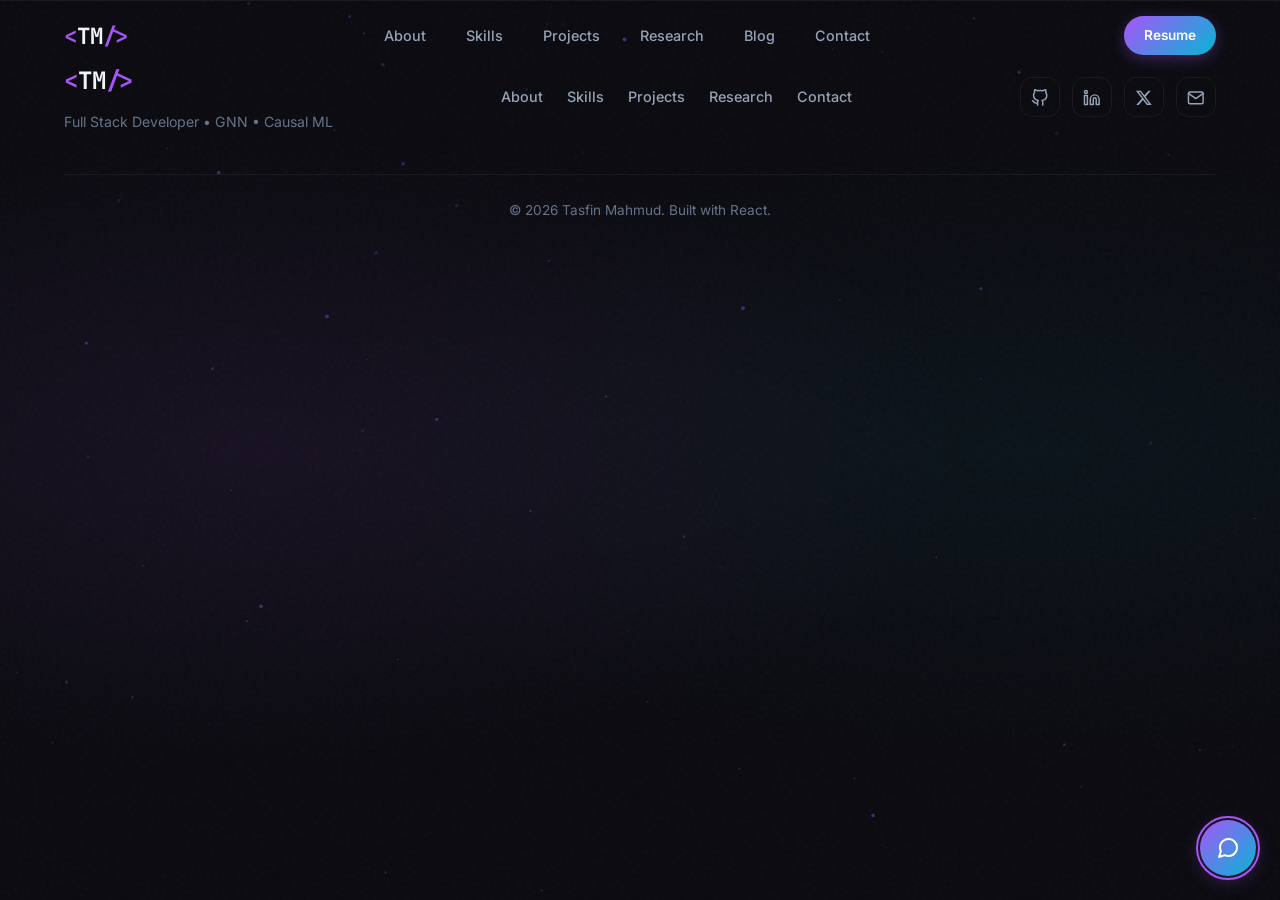
<file: index.html>
<!doctype html>
<html lang="en">
  <head>
    <meta charset="UTF-8" />
    <link rel="icon" type="image/svg+xml" href="/favicon.svg" />
    <meta name="viewport" content="width=device-width, initial-scale=1.0" />

    <!-- Primary SEO -->
    <title>Tasfin Mahmud — CS Researcher | GNN & Causal ML | Open Source Contributor</title>
    <meta name="description" content="Tasfin Mahmud — Computer Science researcher at BRAC University specializing in Graph Neural Networks, Causal Inference, and Causal Reinforcement Learning. Full-stack developer, open-source contributor, and GSoC 2027 aspirant." />
    <meta name="keywords" content="Tasfin Mahmud, Tasfin, Mahmud, computer science, BRAC University, GNN, graph neural networks, causal inference, causal reinforcement learning, machine learning, AI researcher, full stack developer, open source, GSoC 2027, React, Node.js, Python, portfolio" />
    <meta name="author" content="Tasfin Mahmud" />
    <meta name="robots" content="index, follow" />
    <link rel="canonical" href="https://tasfinmahmud.github.io/" />
    <meta name="google-site-verification" content="VASDqZHTrmJi7X" />

    <!-- Open Graph / Facebook -->
    <meta property="og:type" content="website" />
    <meta property="og:url" content="https://tasfinmahmud.github.io/" />
    <meta property="og:title" content="Tasfin Mahmud — CS Researcher | GNN & Causal ML | Open Source Contributor" />
    <meta property="og:description" content="Computer Science researcher at BRAC University specializing in Graph Neural Networks, Causal Inference, and Causal Reinforcement Learning. Full-stack developer and open-source contributor." />
    <meta property="og:image" content="https://tasfinmahmud.github.io/profile.jpg" />
    <meta property="og:image:width" content="1200" />
    <meta property="og:image:height" content="630" />
    <meta property="og:site_name" content="Tasfin Mahmud — Portfolio" />
    <meta property="og:locale" content="en_US" />

    <!-- Twitter Card -->
    <meta name="twitter:card" content="summary_large_image" />
    <meta name="twitter:site" content="@tasfinmahmud1" />
    <meta name="twitter:creator" content="@tasfinmahmud1" />
    <meta name="twitter:title" content="Tasfin Mahmud — CS Researcher | GNN & Causal ML" />
    <meta name="twitter:description" content="CS researcher at BRAC University. GNNs, Causal Inference, Causal RL. Full-stack dev & open-source contributor." />
    <meta name="twitter:image" content="https://tasfinmahmud.github.io/profile.jpg" />

    <!-- JSON-LD Structured Data — Person Schema -->
    <script type="application/ld+json">
    {
      "@context": "https://schema.org",
      "@type": "Person",
      "name": "Tasfin Mahmud",
      "givenName": "Tasfin",
      "familyName": "Mahmud",
      "url": "https://tasfinmahmud.github.io",
      "image": "https://tasfinmahmud.github.io/profile.jpg",
      "jobTitle": "Computer Science Researcher & Full-Stack Developer",
      "description": "Computer Science student and researcher at BRAC University specializing in Graph Neural Networks (GNNs), Causal Inference, and Causal Reinforcement Learning. Active open-source contributor and GSoC 2027 aspirant.",
      "affiliation": {
        "@type": "EducationalOrganization",
        "name": "BRAC University",
        "url": "https://www.bracu.ac.bd"
      },
      "alumniOf": {
        "@type": "EducationalOrganization",
        "name": "BRAC University"
      },
      "knowsAbout": [
        "Graph Neural Networks",
        "Causal Inference",
        "Causal Reinforcement Learning",
        "Machine Learning",
        "Full-Stack Web Development",
        "React",
        "Node.js",
        "Python",
        "Open Source Software"
      ],
      "sameAs": [
        "https://github.com/TasfinMahmud",
        "https://linkedin.com/in/tasfin-mahmud-737a56329",
        "https://x.com/tasfinmahmud1",
        "https://tasfinmahmud.github.io"
      ],
      "email": "mailto:tasfinmahmud1@gmail.com",
      "address": {
        "@type": "PostalAddress",
        "addressLocality": "Dhaka",
        "addressCountry": "BD"
      }
    }
    </script>

    <!-- JSON-LD Structured Data — WebSite Schema -->
    <script type="application/ld+json">
    {
      "@context": "https://schema.org",
      "@type": "WebSite",
      "name": "Tasfin Mahmud — Portfolio",
      "url": "https://tasfinmahmud.github.io",
      "author": {
        "@type": "Person",
        "name": "Tasfin Mahmud"
      },
      "description": "Portfolio of Tasfin Mahmud — CS researcher, full-stack developer, and open-source contributor."
    }
    </script>
    <script type="module" crossorigin src="/assets/index-Ck-0hn95.js"></script>
    <link rel="stylesheet" crossorigin href="/assets/index-PhVnCSny.css">
  </head>
  <body>
    <div id="root"></div>
  </body>
</html>
</file>
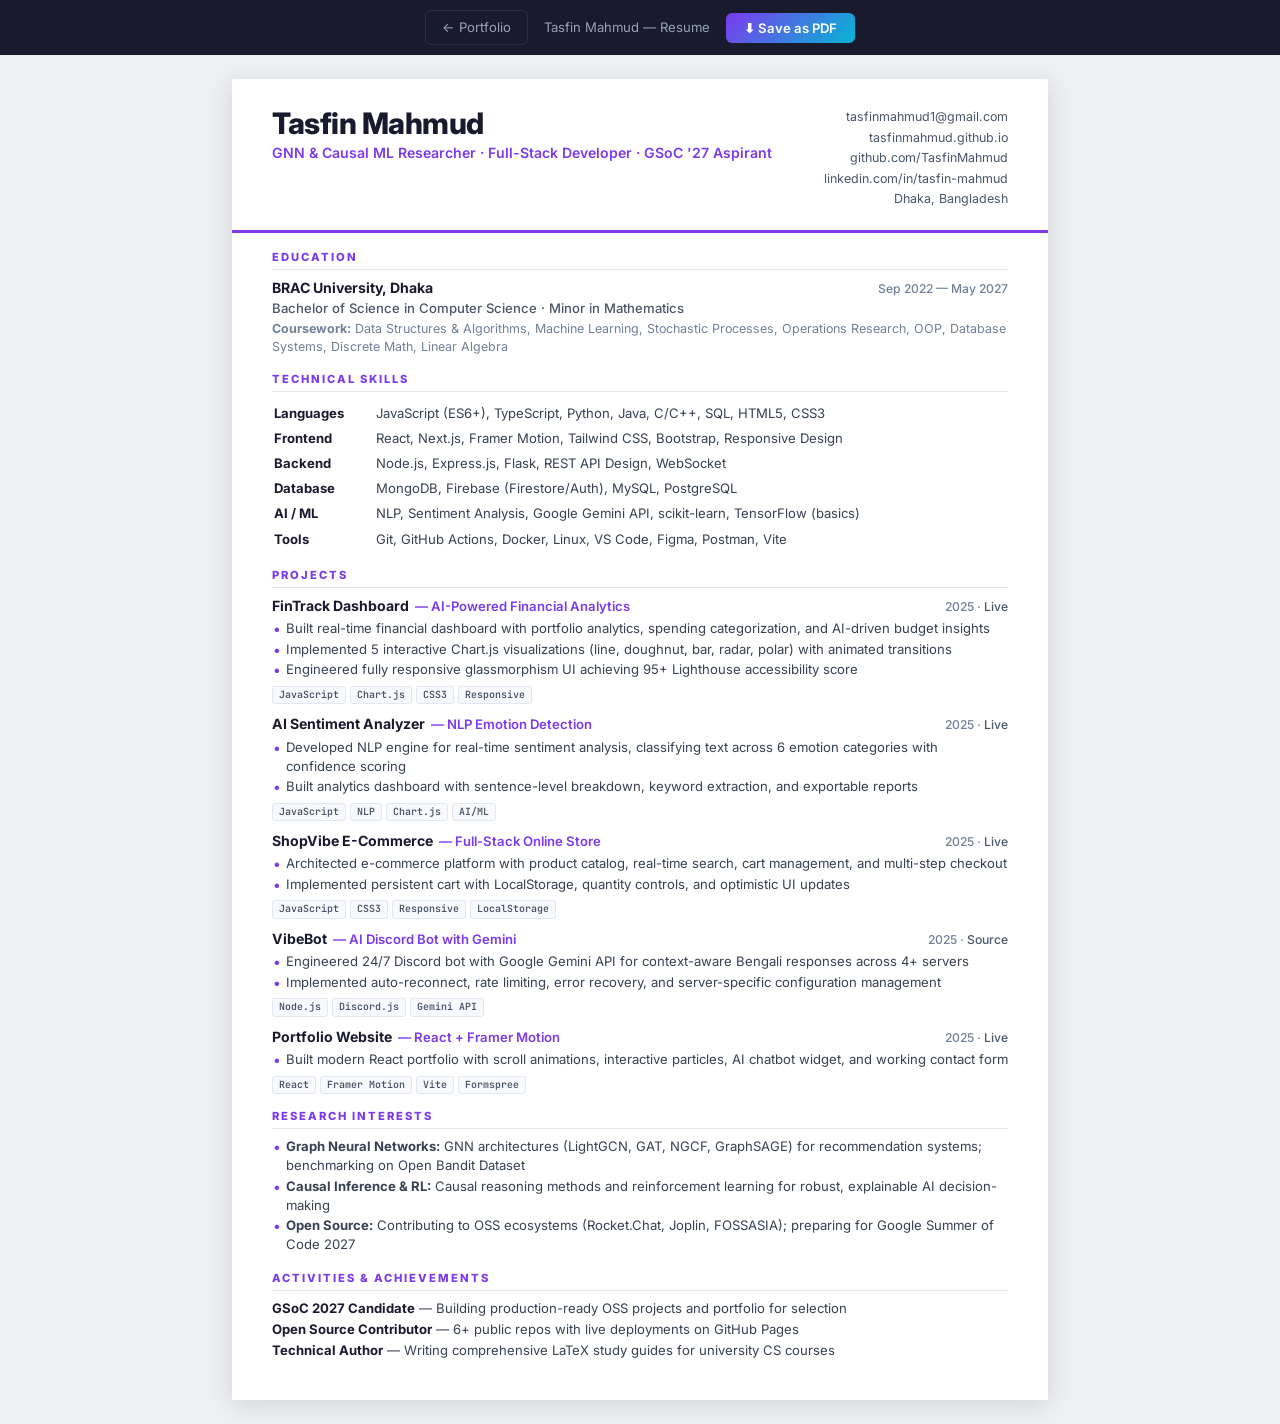
<file: resume.html>
<!DOCTYPE html>
<html lang="en">
<head>
  <meta charset="UTF-8">
  <meta name="viewport" content="width=device-width, initial-scale=1.0">
  <title>Tasfin Mahmud — Resume | CS Researcher & Full-Stack Developer</title>
  <meta name="description" content="Resume of Tasfin Mahmud — Computer Science researcher at BRAC University. Specializing in Graph Neural Networks, Causal Inference, and Reinforcement Learning. Full-stack developer and open-source contributor." />
  <meta name="keywords" content="Tasfin Mahmud, resume, CV, computer science, BRAC University, GNN, graph neural networks, causal inference, reinforcement learning, full stack developer, open source, GSoC 2027" />
  <meta name="author" content="Tasfin Mahmud" />
  <meta name="robots" content="index, follow" />
  <link rel="canonical" href="https://tasfinmahmud.github.io/resume.html" />

  <!-- Open Graph -->
  <meta property="og:type" content="website" />
  <meta property="og:url" content="https://tasfinmahmud.github.io/resume.html" />
  <meta property="og:title" content="Tasfin Mahmud — Resume" />
  <meta property="og:description" content="CS researcher at BRAC University. GNNs, Causal Inference, RL. Full-stack developer & open-source contributor." />
  <meta property="og:image" content="https://tasfinmahmud.github.io/profile.jpg" />

  <!-- Twitter Card -->
  <meta name="twitter:card" content="summary" />
  <meta name="twitter:site" content="@tasfinmahmud1" />
  <meta name="twitter:creator" content="@tasfinmahmud1" />
  <meta name="twitter:title" content="Tasfin Mahmud — Resume" />
  <meta name="twitter:description" content="CS researcher at BRAC University. GNNs, Causal Inference, RL." />

  <!-- JSON-LD Structured Data -->
  <script type="application/ld+json">
  {
    "@context": "https://schema.org",
    "@type": "Person",
    "name": "Tasfin Mahmud",
    "url": "https://tasfinmahmud.github.io",
    "jobTitle": "Computer Science Researcher & Full-Stack Developer",
    "affiliation": { "@type": "EducationalOrganization", "name": "BRAC University" },
    "sameAs": [
      "https://github.com/TasfinMahmud",
      "https://linkedin.com/in/tasfin-mahmud-737a56329",
      "https://x.com/tasfinmahmud1"
    ]
  }
  </script>

  <link href="https://fonts.googleapis.com/css2?family=Inter:wght@400;500;600;700;800&family=JetBrains+Mono:wght@400;500&display=swap" rel="stylesheet">
  <style>
    /* ============ RESET ============ */
    * { margin: 0; padding: 0; box-sizing: border-box; }

    body {
      font-family: 'Inter', sans-serif;
      color: #1a1a2e;
      background: #eef0f4;
      line-height: 1.45;
      -webkit-font-smoothing: antialiased;
    }

    a { color: #4a5568; text-decoration: none; }
    a:hover { color: #7C3AED; }

    /* ============ DOWNLOAD BAR (screen only) ============ */
    .toolbar {
      position: sticky;
      top: 0;
      z-index: 100;
      background: #1a1a2e;
      display: flex;
      justify-content: center;
      align-items: center;
      gap: 16px;
      padding: 10px 24px;
    }

    .toolbar span { color: #94A3B8; font-size: 0.82rem; }

    .toolbar .btn-dl {
      padding: 7px 18px;
      background: linear-gradient(135deg, #7C3AED, #06B6D4);
      color: #fff;
      border: none;
      border-radius: 6px;
      font-weight: 600;
      font-size: 0.82rem;
      cursor: pointer;
      font-family: inherit;
    }

    .toolbar .btn-back {
      color: #94A3B8;
      font-size: 0.82rem;
      border: 1px solid #2d2d44;
      padding: 7px 16px;
      border-radius: 6px;
    }

    .toolbar .btn-back:hover { border-color: #7C3AED; color: #C084FC; }

    /* ============ PAGE CONTAINER ============ */
    .page {
      width: 8.5in;
      min-height: 11in;
      margin: 24px auto;
      background: #fff;
      box-shadow: 0 4px 24px rgba(0,0,0,0.12);
      padding: 0;
      overflow: hidden;
    }

    /* ============ HEADER ============ */
    .header {
      padding: 28px 40px 20px;
      border-bottom: 3px solid #7C3AED;
    }

    .header-top {
      display: flex;
      justify-content: space-between;
      align-items: flex-start;
    }

    .name {
      font-size: 1.85rem;
      font-weight: 800;
      color: #1a1a2e;
      letter-spacing: -0.5px;
      line-height: 1.1;
    }

    .title-line {
      font-size: 0.88rem;
      font-weight: 600;
      color: #7C3AED;
      margin-top: 3px;
    }

    .contact-col {
      text-align: right;
      font-size: 0.78rem;
      color: #4a5568;
      line-height: 1.65;
    }

    .contact-col a { color: #4a5568; }
    .contact-col a:hover { color: #7C3AED; }

    /* ============ BODY ============ */
    .body {
      padding: 16px 40px 24px;
      display: grid;
      grid-template-columns: 1fr;
      gap: 0;
    }

    /* ============ SECTION ============ */
    .sec {
      margin-bottom: 14px;
    }

    .sec-title {
      font-size: 0.7rem;
      font-weight: 800;
      text-transform: uppercase;
      letter-spacing: 2px;
      color: #7C3AED;
      border-bottom: 1.5px solid #e2e8f0;
      padding-bottom: 4px;
      margin-bottom: 8px;
    }

    /* ============ ENTRY (project / experience) ============ */
    .entry { margin-bottom: 10px; }
    .entry:last-child { margin-bottom: 0; }

    .entry-head {
      display: flex;
      justify-content: space-between;
      align-items: baseline;
    }

    .entry-title {
      font-size: 0.88rem;
      font-weight: 700;
      color: #1a1a2e;
    }

    .entry-sub {
      font-weight: 600;
      color: #7C3AED;
      font-size: 0.82rem;
    }

    .entry-date {
      font-size: 0.76rem;
      color: #718096;
      font-weight: 500;
      white-space: nowrap;
    }

    .entry-org {
      font-size: 0.82rem;
      color: #4a5568;
      font-weight: 500;
    }

    ul.bullets {
      list-style: none;
      margin-top: 3px;
    }

    ul.bullets li {
      font-size: 0.82rem;
      color: #374151;
      padding-left: 14px;
      position: relative;
      margin-bottom: 1.5px;
      line-height: 1.45;
    }

    ul.bullets li::before {
      content: '•';
      position: absolute;
      left: 2px;
      color: #7C3AED;
      font-weight: 900;
      font-size: 0.9rem;
      line-height: 1.45;
    }

    .tags {
      display: inline-flex;
      flex-wrap: wrap;
      gap: 4px;
      margin-top: 3px;
    }

    .tag {
      font-family: 'JetBrains Mono', monospace;
      font-size: 0.62rem;
      font-weight: 600;
      padding: 1px 6px;
      border: 1px solid #e2e8f0;
      border-radius: 3px;
      color: #4a5568;
      background: #f8f9fc;
    }

    /* ============ SKILLS GRID ============ */
    .skills-table {
      width: 100%;
    }

    .skills-table td {
      font-size: 0.82rem;
      padding: 2px 0;
      vertical-align: top;
    }

    .skills-table .cat {
      font-weight: 700;
      color: #1a1a2e;
      width: 100px;
      padding-right: 8px;
    }

    .skills-table .vals {
      color: #374151;
    }

    /* ============ EDUCATION ============ */
    .edu-head {
      display: flex;
      justify-content: space-between;
      align-items: baseline;
    }

    .edu-school {
      font-size: 0.88rem;
      font-weight: 700;
    }

    .edu-degree {
      font-size: 0.82rem;
      color: #4a5568;
      font-weight: 500;
    }

    .edu-courses {
      font-size: 0.78rem;
      color: #718096;
      margin-top: 2px;
      line-height: 1.5;
    }

    /* ============ ACTIVITIES ============ */
    .act-item {
      font-size: 0.82rem;
      margin-bottom: 2px;
      color: #374151;
    }

    .act-item strong {
      color: #1a1a2e;
    }

    /* ============ PRINT STYLES ============ */
    @media print {
      html, body {
        background: #fff;
        margin: 0;
        padding: 0;
      }

      .toolbar { display: none !important; }

      .page {
        width: 100%;
        min-height: auto;
        margin: 0;
        box-shadow: none;
        padding: 0;
      }

      .header {
        padding: 24px 36px 18px;
        -webkit-print-color-adjust: exact;
        print-color-adjust: exact;
      }

      .body {
        padding: 14px 36px 20px;
      }

      .sec-title {
        color: #7C3AED !important;
        -webkit-print-color-adjust: exact;
        print-color-adjust: exact;
      }

      ul.bullets li::before {
        color: #7C3AED !important;
        -webkit-print-color-adjust: exact;
        print-color-adjust: exact;
      }

      .title-line {
        color: #7C3AED !important;
        -webkit-print-color-adjust: exact;
        print-color-adjust: exact;
      }

      .entry-sub {
        color: #7C3AED !important;
        -webkit-print-color-adjust: exact;
        print-color-adjust: exact;
      }

      @page {
        margin: 0;
        size: letter;
      }
    }
  </style>
</head>
<body>

  <!-- Toolbar (hidden in print) -->
  <div class="toolbar">
    <a href="/" class="btn-back">← Portfolio</a>
    <span>Tasfin Mahmud — Resume</span>
    <button class="btn-dl" onclick="window.print()">⬇ Save as PDF</button>
  </div>

  <!-- Resume Page -->
  <div class="page">

    <!-- HEADER -->
    <div class="header">
      <div class="header-top">
        <div>
          <div class="name">Tasfin Mahmud</div>
          <div class="title-line">GNN & Causal ML Researcher · Full-Stack Developer · GSoC '27 Aspirant</div>
        </div>
        <div class="contact-col">
          <a href="mailto:tasfinmahmud1@gmail.com">tasfinmahmud1@gmail.com</a><br>
          <a href="https://tasfinmahmud.github.io">tasfinmahmud.github.io</a><br>
          <a href="https://github.com/TasfinMahmud">github.com/TasfinMahmud</a><br>
          <a href="https://linkedin.com/in/tasfin-mahmud-737a56329">linkedin.com/in/tasfin-mahmud</a><br>
          Dhaka, Bangladesh
        </div>
      </div>
    </div>

    <!-- BODY -->
    <div class="body">

      <!-- EDUCATION -->
      <div class="sec">
        <div class="sec-title">Education</div>
        <div class="edu-head">
          <div>
            <div class="edu-school">BRAC University, Dhaka</div>
            <div class="edu-degree">Bachelor of Science in Computer Science · Minor in Mathematics</div>
          </div>
          <div class="entry-date">Sep 2022 — May 2027</div>
        </div>
        <div class="edu-courses"><strong>Coursework:</strong> Data Structures & Algorithms, Machine Learning, Stochastic Processes, Operations Research, OOP, Database Systems, Discrete Math, Linear Algebra</div>
      </div>

      <!-- TECHNICAL SKILLS -->
      <div class="sec">
        <div class="sec-title">Technical Skills</div>
        <table class="skills-table">
          <tr><td class="cat">Languages</td><td class="vals">JavaScript (ES6+), TypeScript, Python, Java, C/C++, SQL, HTML5, CSS3</td></tr>
          <tr><td class="cat">Frontend</td><td class="vals">React, Next.js, Framer Motion, Tailwind CSS, Bootstrap, Responsive Design</td></tr>
          <tr><td class="cat">Backend</td><td class="vals">Node.js, Express.js, Flask, REST API Design, WebSocket</td></tr>
          <tr><td class="cat">Database</td><td class="vals">MongoDB, Firebase (Firestore/Auth), MySQL, PostgreSQL</td></tr>
          <tr><td class="cat">AI / ML</td><td class="vals">NLP, Sentiment Analysis, Google Gemini API, scikit-learn, TensorFlow (basics)</td></tr>
          <tr><td class="cat">Tools</td><td class="vals">Git, GitHub Actions, Docker, Linux, VS Code, Figma, Postman, Vite</td></tr>
        </table>
      </div>

      <!-- PROJECTS -->
      <div class="sec">
        <div class="sec-title">Projects</div>

        <div class="entry">
          <div class="entry-head">
            <div class="entry-title">FinTrack Dashboard &nbsp;<span class="entry-sub">— AI-Powered Financial Analytics</span></div>
            <span class="entry-date">2025 · <a href="https://tasfinmahmud.github.io/fintrack-dashboard/">Live</a></span>
          </div>
          <ul class="bullets">
            <li>Built real-time financial dashboard with portfolio analytics, spending categorization, and AI-driven budget insights</li>
            <li>Implemented 5 interactive Chart.js visualizations (line, doughnut, bar, radar, polar) with animated transitions</li>
            <li>Engineered fully responsive glassmorphism UI achieving 95+ Lighthouse accessibility score</li>
          </ul>
          <div class="tags"><span class="tag">JavaScript</span><span class="tag">Chart.js</span><span class="tag">CSS3</span><span class="tag">Responsive</span></div>
        </div>

        <div class="entry">
          <div class="entry-head">
            <div class="entry-title">AI Sentiment Analyzer &nbsp;<span class="entry-sub">— NLP Emotion Detection</span></div>
            <span class="entry-date">2025 · <a href="https://tasfinmahmud.github.io/ai-sentiment-analyzer/">Live</a></span>
          </div>
          <ul class="bullets">
            <li>Developed NLP engine for real-time sentiment analysis, classifying text across 6 emotion categories with confidence scoring</li>
            <li>Built analytics dashboard with sentence-level breakdown, keyword extraction, and exportable reports</li>
          </ul>
          <div class="tags"><span class="tag">JavaScript</span><span class="tag">NLP</span><span class="tag">Chart.js</span><span class="tag">AI/ML</span></div>
        </div>

        <div class="entry">
          <div class="entry-head">
            <div class="entry-title">ShopVibe E-Commerce &nbsp;<span class="entry-sub">— Full-Stack Online Store</span></div>
            <span class="entry-date">2025 · <a href="https://tasfinmahmud.github.io/ecommerce-platform/">Live</a></span>
          </div>
          <ul class="bullets">
            <li>Architected e-commerce platform with product catalog, real-time search, cart management, and multi-step checkout</li>
            <li>Implemented persistent cart with LocalStorage, quantity controls, and optimistic UI updates</li>
          </ul>
          <div class="tags"><span class="tag">JavaScript</span><span class="tag">CSS3</span><span class="tag">Responsive</span><span class="tag">LocalStorage</span></div>
        </div>

        <div class="entry">
          <div class="entry-head">
            <div class="entry-title">VibeBot &nbsp;<span class="entry-sub">— AI Discord Bot with Gemini</span></div>
            <span class="entry-date">2025 · <a href="https://github.com/TasfinMahmud/vibebot">Source</a></span>
          </div>
          <ul class="bullets">
            <li>Engineered 24/7 Discord bot with Google Gemini API for context-aware Bengali responses across 4+ servers</li>
            <li>Implemented auto-reconnect, rate limiting, error recovery, and server-specific configuration management</li>
          </ul>
          <div class="tags"><span class="tag">Node.js</span><span class="tag">Discord.js</span><span class="tag">Gemini API</span></div>
        </div>

        <div class="entry">
          <div class="entry-head">
            <div class="entry-title">Portfolio Website &nbsp;<span class="entry-sub">— React + Framer Motion</span></div>
            <span class="entry-date">2025 · <a href="https://tasfinmahmud.github.io">Live</a></span>
          </div>
          <ul class="bullets">
            <li>Built modern React portfolio with scroll animations, interactive particles, AI chatbot widget, and working contact form</li>
          </ul>
          <div class="tags"><span class="tag">React</span><span class="tag">Framer Motion</span><span class="tag">Vite</span><span class="tag">Formspree</span></div>
        </div>
      </div>

      <!-- RESEARCH INTERESTS -->
      <div class="sec">
        <div class="sec-title">Research Interests</div>
        <ul class="bullets">
          <li><strong>Graph Neural Networks:</strong> GNN architectures (LightGCN, GAT, NGCF, GraphSAGE) for recommendation systems; benchmarking on Open Bandit Dataset</li>
          <li><strong>Causal Inference & RL:</strong> Causal reasoning methods and reinforcement learning for robust, explainable AI decision-making</li>
          <li><strong>Open Source:</strong> Contributing to OSS ecosystems (Rocket.Chat, Joplin, FOSSASIA); preparing for Google Summer of Code 2027</li>
        </ul>
      </div>

      <!-- ACTIVITIES -->
      <div class="sec">
        <div class="sec-title">Activities & Achievements</div>
        <div class="act-item"><strong>GSoC 2027 Candidate</strong> — Building production-ready OSS projects and portfolio for selection</div>
        <div class="act-item"><strong>Open Source Contributor</strong> — 6+ public repos with live deployments on GitHub Pages</div>
        <div class="act-item"><strong>Technical Author</strong> — Writing comprehensive LaTeX study guides for university CS courses</div>
      </div>

    </div>
  </div>

</body>
</html>
</file>
<file: assets/index-PhVnCSny.css>
@import "https://fonts.googleapis.com/css2?family=Inter:wght@300;400;500;600;700;800;900&family=JetBrains+Mono:wght@400;500;600&display=swap";:root{--primary:#a855f7;--primary-light:#c084fc;--primary-dark:#7c3aed;--primary-glow:#a855f74d;--accent:#06b6d4;--accent-light:#22d3ee;--accent-glow:#06b6d44d;--bg-primary:#0a0a0f;--bg-secondary:#111118;--bg-card:#111118cc;--bg-card-hover:#191923e6;--bg-glass:#ffffff08;--text-primary:#f1f5f9;--text-secondary:#94a3b8;--text-muted:#64748b;--border:#ffffff0f;--border-hover:#a855f74d;--gradient-primary:linear-gradient(135deg, #a855f7, #06b6d4);--gradient-dark:linear-gradient(135deg, #7c3aed, #0891b2);--gradient-bg:radial-gradient(ellipse at 20% 50%, #a855f714 0%, transparent 50%), radial-gradient(ellipse at 80% 50%, #06b6d40d 0%, transparent 50%);--max-width:1200px;--nav-height:70px;--section-padding:100px 0;--transition-fast:.2s cubic-bezier(.4, 0, .2, 1);--transition-base:.3s cubic-bezier(.4, 0, .2, 1);--transition-slow:.5s cubic-bezier(.4, 0, .2, 1);--shadow-sm:0 2px 8px #0000004d;--shadow-md:0 4px 16px #0006;--shadow-lg:0 8px 32px #00000080;--shadow-glow:0 0 30px var(--primary-glow);--radius-sm:8px;--radius-md:12px;--radius-lg:16px;--radius-xl:24px;--radius-full:9999px}*,:before,:after{box-sizing:border-box;margin:0;padding:0}html{scroll-behavior:smooth;scroll-padding-top:var(--nav-height)}body{background:var(--bg-primary);color:var(--text-primary);-webkit-font-smoothing:antialiased;-moz-osx-font-smoothing:grayscale;font-family:Inter,-apple-system,BlinkMacSystemFont,sans-serif;line-height:1.7;overflow-x:hidden}body:before{content:"";background:var(--gradient-bg);pointer-events:none;z-index:0;position:fixed;inset:0}body:after{content:"";pointer-events:none;z-index:0;background-image:url("data:image/svg+xml,%3Csvg viewBox='0 0 256 256' xmlns='http://www.w3.org/2000/svg'%3E%3Cfilter id='n'%3E%3CfeTurbulence type='fractalNoise' baseFrequency='0.9' numOctaves='4' stitchTiles='stitch'/%3E%3C/filter%3E%3Crect width='100%25' height='100%25' filter='url(%23n)' opacity='0.03'/%3E%3C/svg%3E");position:fixed;inset:0}::selection{background:var(--primary);color:#fff}::-webkit-scrollbar{width:6px}::-webkit-scrollbar-track{background:var(--bg-primary)}::-webkit-scrollbar-thumb{background:var(--primary-dark);border-radius:var(--radius-full)}::-webkit-scrollbar-thumb:hover{background:var(--primary)}h1,h2,h3,h4,h5,h6{font-weight:700;line-height:1.2}a{color:inherit;text-decoration:none}img{max-width:100%;height:auto}.container{max-width:var(--max-width);z-index:1;margin:0 auto;padding:0 24px;position:relative}.section{padding:var(--section-padding);position:relative}.section+.section:before{content:"";background:var(--gradient-primary);opacity:.4;width:60px;height:1px;position:absolute;top:0;left:50%;transform:translate(-50%)}.section-header{text-align:center;margin-bottom:60px}.section-label{color:var(--primary-light);text-transform:uppercase;letter-spacing:3px;align-items:center;gap:8px;margin-bottom:16px;font-family:JetBrains Mono,monospace;font-size:.85rem;font-weight:500;display:inline-flex}.section-label:before,.section-label:after{content:"";background:var(--gradient-primary);width:30px;height:1px}.section-title{background:var(--gradient-primary);-webkit-text-fill-color:transparent;-webkit-background-clip:text;background-clip:text;margin-bottom:16px;font-size:clamp(2rem,4vw,2.8rem);font-weight:800}.section-subtitle{color:var(--text-secondary);max-width:600px;margin:0 auto;font-size:1.05rem}.gradient-text{background:var(--gradient-primary);-webkit-text-fill-color:transparent;-webkit-background-clip:text;background-clip:text}.glass-card{background:var(--bg-card);border:1px solid var(--border);border-radius:var(--radius-lg);-webkit-backdrop-filter:blur(10px);backdrop-filter:blur(10px);transition:all var(--transition-base)}.glass-card:hover{border-color:var(--border-hover);background:var(--bg-card-hover);box-shadow:var(--shadow-glow);transform:translateY(-4px)}.btn{border-radius:var(--radius-full);cursor:pointer;transition:all var(--transition-base);border:none;align-items:center;gap:8px;padding:12px 28px;font-family:inherit;font-size:.95rem;font-weight:600;display:inline-flex}.btn-primary{background:var(--gradient-primary);color:#fff;box-shadow:0 4px 15px var(--primary-glow)}.btn-primary:hover{box-shadow:0 6px 25px var(--primary-glow);transform:translateY(-2px)}.btn-outline{color:var(--text-primary);border:1px solid var(--border);background:0 0}.btn-outline:hover{border-color:var(--primary);color:var(--primary-light);box-shadow:0 0 15px var(--primary-glow)}.tag{color:var(--primary-light);border-radius:var(--radius-full);background:#a855f71a;border:1px solid #a855f726;padding:4px 12px;font-size:.75rem;font-weight:500;display:inline-block}.scroll-progress{background:var(--gradient-primary);z-index:10000;height:3px;transition:none;position:fixed;top:0;left:0}@media (width<=768px){.section{padding:60px 0}.section-header{margin-bottom:40px}.container{padding:0 16px}}.navbar{z-index:1000;transition:all var(--transition-base);padding:16px 0;position:fixed;top:0;left:0;right:0}.navbar.scrolled{-webkit-backdrop-filter:blur(20px);backdrop-filter:blur(20px);border-bottom:1px solid var(--border);background:#0a0a0fd9;padding:10px 0}.nav-container{max-width:var(--max-width);justify-content:space-between;align-items:center;margin:0 auto;padding:0 24px;display:flex}.nav-logo{color:var(--text-primary);transition:color var(--transition-fast);font-family:JetBrains Mono,monospace;font-size:1.4rem;font-weight:700}.logo-bracket{color:var(--primary)}.nav-links{gap:8px;list-style:none;display:flex}.nav-link{color:var(--text-secondary);border-radius:var(--radius-full);transition:all var(--transition-fast);padding:8px 16px;font-size:.9rem;font-weight:500;position:relative}.nav-link:hover,.nav-link.active{color:var(--text-primary)}.nav-link.active:after{content:"";background:var(--gradient-primary);border-radius:var(--radius-full);width:20px;height:2px;position:absolute;bottom:2px;left:50%;transform:translate(-50%)}.nav-cta{padding:8px 20px;font-size:.85rem}.nav-toggle{cursor:pointer;background:0 0;border:none;flex-direction:column;gap:5px;padding:4px;display:none}.nav-toggle span{background:var(--text-primary);width:24px;height:2px;transition:all var(--transition-base);border-radius:2px}.nav-toggle.open span:first-child{transform:rotate(45deg)translate(5px,5px)}.nav-toggle.open span:nth-child(2){opacity:0}.nav-toggle.open span:nth-child(3){transform:rotate(-45deg)translate(5px,-5px)}.mobile-menu{-webkit-backdrop-filter:blur(20px);backdrop-filter:blur(20px);border-bottom:1px solid var(--border);background:#0a0a0ff2;flex-direction:column;gap:4px;padding:16px 24px;display:flex;position:absolute;top:100%;left:0;right:0}.mobile-link{color:var(--text-secondary);border-radius:var(--radius-md);transition:all var(--transition-fast);padding:12px 16px;font-size:1rem;font-weight:500}.mobile-link:hover{color:var(--text-primary);background:#a855f71a}@media (width<=768px){.desktop-nav{display:none}.nav-toggle{display:flex}}.footer{border-top:1px solid var(--border);z-index:1;padding:60px 0 30px;position:relative}.footer-content{flex-wrap:wrap;justify-content:space-between;align-items:center;gap:24px;margin-bottom:40px;display:flex}.footer-logo{font-family:JetBrains Mono,monospace;font-size:1.5rem;font-weight:700}.footer-tagline{color:var(--text-muted);margin-top:8px;font-size:.88rem}.footer-links{gap:24px;display:flex}.footer-links a{color:var(--text-secondary);transition:color var(--transition-fast);font-size:.9rem;font-weight:500}.footer-links a:hover{color:var(--primary-light)}.footer-socials{gap:12px;display:flex}.footer-socials a{border-radius:var(--radius-md);border:1px solid var(--border);width:40px;height:40px;color:var(--text-secondary);transition:all var(--transition-base);justify-content:center;align-items:center;font-size:1.1rem;display:flex}.footer-socials a:hover{border-color:var(--primary);color:var(--primary-light);background:#a855f71a}.footer-bottom{text-align:center;border-top:1px solid var(--border);padding-top:24px}.footer-bottom p{color:var(--text-muted);justify-content:center;align-items:center;gap:4px;font-size:.85rem;display:flex}@media (width<=768px){.footer-content{text-align:center;flex-direction:column}.footer-links{flex-wrap:wrap;justify-content:center}}.chatbot-toggle{background:var(--gradient-primary);color:#fff;cursor:pointer;z-index:2000;width:56px;height:56px;box-shadow:0 4px 20px var(--primary-glow);border:none;border-radius:50%;justify-content:center;align-items:center;font-size:1.5rem;display:flex;position:fixed;bottom:24px;right:24px}.chatbot-pulse{border:2px solid var(--primary);border-radius:50%;animation:2s infinite chatbot-ping;position:absolute;inset:-4px}@keyframes chatbot-ping{0%{opacity:.6;transform:scale(1)}to{opacity:0;transform:scale(1.4)}}.chatbot-window{z-index:2000;flex-direction:column;width:380px;max-height:520px;display:flex;position:fixed;bottom:92px;right:24px;overflow:hidden}.chatbot-header{border-bottom:1px solid var(--border);align-items:center;gap:12px;padding:16px 20px;display:flex}.chatbot-avatar{background:var(--gradient-primary);color:#fff;letter-spacing:-.5px;border-radius:50%;justify-content:center;align-items:center;width:40px;height:40px;font-family:JetBrains Mono,monospace;font-size:.75rem;font-weight:700;display:flex}.chatbot-header h4{font-size:.95rem;font-weight:600}.chatbot-status{color:var(--text-muted);align-items:center;gap:6px;font-size:.75rem;display:flex}.status-dot{background:#10b981;border-radius:50%;width:6px;height:6px}.chatbot-messages{flex-direction:column;flex:1;gap:10px;max-height:300px;padding:16px;display:flex;overflow-y:auto}.chat-msg{border-radius:var(--radius-md);word-wrap:break-word;max-width:85%;padding:10px 14px;font-size:.85rem;line-height:1.6}.chat-msg.bot{color:var(--text-primary);background:#a855f71a;border:1px solid #a855f71a;align-self:flex-start}.chat-msg.user{background:var(--gradient-primary);color:#fff;align-self:flex-end}.typing-indicator{gap:4px;padding:12px 16px;display:flex}.typing-indicator .dot{background:var(--primary-light);border-radius:50%;width:6px;height:6px;animation:1.4s infinite typing-bounce}.typing-indicator .dot:nth-child(2){animation-delay:.2s}.typing-indicator .dot:nth-child(3){animation-delay:.4s}@keyframes typing-bounce{0%,60%,to{transform:translateY(0)}30%{transform:translateY(-6px)}}.chatbot-suggestions{border-top:1px solid var(--border);gap:6px;padding:8px 16px;display:flex;overflow-x:auto}.suggestion-chip{border-radius:var(--radius-full);color:var(--primary-light);cursor:pointer;white-space:nowrap;transition:all var(--transition-fast);background:#a855f714;border:1px solid #a855f726;padding:5px 12px;font-family:inherit;font-size:.75rem;font-weight:500}.suggestion-chip:hover{background:#a855f733}.chatbot-input{border-top:1px solid var(--border);gap:8px;padding:12px 16px;display:flex}.chatbot-input input{border:1px solid var(--border);border-radius:var(--radius-full);color:var(--text-primary);background:#ffffff08;outline:none;flex:1;padding:10px 16px;font-family:inherit;font-size:.85rem}.chatbot-input input:focus{border-color:var(--primary)}.chatbot-input button{background:var(--gradient-primary);color:#fff;cursor:pointer;width:40px;height:40px;transition:transform var(--transition-fast);border:none;border-radius:50%;justify-content:center;align-items:center;display:flex}.chatbot-input button:hover{transform:scale(1.05)}@media (width<=480px){.chatbot-window{width:calc(100vw - 32px);bottom:80px;right:16px}}.loader-overlay{background:var(--bg-primary);z-index:100000;justify-content:center;align-items:center;display:flex;position:fixed;inset:0}.loader-content{flex-direction:column;align-items:center;gap:24px;display:flex}.loader-logo{color:var(--text-primary);letter-spacing:-1px;font-family:JetBrains Mono,monospace;font-size:2.4rem;font-weight:700}.loader-bracket{color:var(--primary)}.loader-bar-track{background:#ffffff0f;border-radius:999px;width:120px;height:3px;overflow:hidden}.loader-bar-fill{background:var(--gradient-primary);border-radius:999px;height:100%}.cursor-dot{pointer-events:none;z-index:99999;mix-blend-mode:difference;background:#fff;border-radius:50%;width:8px;height:8px;transition:background .2s,box-shadow .2s;position:fixed;top:0;left:0;box-shadow:0 0 6px #ffffff4d}.cursor-dot.hovering{background:var(--primary-light,#a855f7);mix-blend-mode:normal;box-shadow:0 0 12px #a855f780,0 0 24px #a855f733}.cursor-dot.clicking{background:var(--primary-light,#a855f7)}@media (pointer:fine){*{cursor:none!important}}.hero{min-height:100vh;padding-top:var(--nav-height);justify-content:center;align-items:center;display:flex;position:relative;overflow:hidden}.hero-shapes{pointer-events:none;z-index:0;position:absolute;inset:0}.shape{opacity:.07;border-radius:50%;position:absolute}.shape-1{background:var(--primary);filter:blur(80px);width:400px;height:400px;top:10%;right:-5%}.shape-2{background:var(--accent);filter:blur(60px);width:300px;height:300px;bottom:10%;left:-5%}.shape-3{border:2px solid var(--primary);opacity:.15;border-radius:var(--radius-md);width:60px;height:60px;top:20%;left:15%}.shape-4{background:var(--accent);opacity:.1;clip-path:polygon(50% 0%,0% 100%,100% 100%);border-radius:0;width:40px;height:40px;bottom:25%;right:20%}.shape-5{border:2px solid var(--accent);opacity:.1;width:80px;height:80px;top:60%;right:10%}.hero-container{width:100%}.hero-content{grid-template-columns:1fr 1fr;align-items:center;gap:60px;display:grid}.hero-greeting{color:var(--text-secondary);align-items:center;gap:10px;margin-bottom:12px;font-size:1.1rem;display:flex}.hero-name{margin-bottom:20px;font-size:clamp(2.8rem,5vw,4.2rem);font-weight:900;line-height:1.1}.hero-role{border-radius:var(--radius-md);border-left:3px solid var(--primary);background:#a855f70f;align-items:center;gap:10px;width:fit-content;margin-bottom:20px;padding:10px 16px;font-family:JetBrains Mono,monospace;font-size:1.05rem;display:flex}.role-prefix{color:var(--primary);font-weight:700}.role-text{color:var(--accent-light)}.cursor-blink{color:var(--primary);animation:1s infinite blink}@keyframes blink{0%,50%{opacity:1}51%,to{opacity:0}}.hero-description{color:var(--text-secondary);max-width:500px;margin-bottom:32px;font-size:1.05rem;line-height:1.8}.hero-description strong{color:var(--text-primary)}.hero-cta{flex-wrap:wrap;gap:16px;margin-bottom:36px;display:flex}.hero-socials{gap:12px;display:flex}.social-icon{border-radius:var(--radius-md);border:1px solid var(--border);width:42px;height:42px;color:var(--text-secondary);transition:all var(--transition-base);justify-content:center;align-items:center;font-size:1.1rem;display:flex}.social-icon:hover{border-color:var(--primary);color:var(--primary-light);box-shadow:0 4px 15px var(--primary-glow);background:#a855f71a;transform:translateY(-3px)}.hero-image{justify-content:center;align-items:center;display:flex;position:relative}.image-wrapper{width:320px;height:320px;position:relative}.profile-photo{object-fit:cover;z-index:2;background-origin:border-box;background-clip:content-box,border-box;background-image:linear-gradient(var(--bg-primary), var(--bg-primary)), var(--gradient-primary);border:3px solid #0000;border-radius:50%;width:100%;height:100%;position:relative}.image-ring{border:1px solid var(--primary);opacity:.2;border-radius:50%;animation:3s infinite pulse-ring;position:absolute;inset:-12px}.ring-2{border-color:var(--accent);opacity:.1;animation-delay:1.5s;inset:-24px}@keyframes pulse-ring{0%,to{opacity:.2;transform:scale(1)}50%{opacity:.1;transform:scale(1.05)}}.image-badge{z-index:3;background:var(--bg-secondary);border:1px solid var(--border);border-radius:var(--radius-full);color:var(--text-primary);box-shadow:var(--shadow-md);align-items:center;gap:6px;padding:8px 14px;font-size:.8rem;font-weight:600;display:flex;position:absolute;bottom:16px;right:-8px}.badge-dot{background:#10b981;border-radius:50%;width:8px;height:8px;animation:2s infinite pulse-dot}@keyframes pulse-dot{0%,to{box-shadow:0 0 #10b98166}50%{box-shadow:0 0 0 6px #10b98100}}.scroll-indicator{color:var(--text-muted);flex-direction:column;align-items:center;gap:8px;font-size:.8rem;display:flex;position:absolute;bottom:40px;left:50%;transform:translate(-50%)}.scroll-arrow{color:var(--primary);font-size:1.2rem}@media (width<=768px){.hero-content{text-align:center;grid-template-columns:1fr;gap:40px}.hero-image{order:-1}.image-wrapper{width:240px;height:240px}.hero-role{margin:0 auto 20px}.hero-description{margin:0 auto 32px}.hero-cta,.hero-socials{justify-content:center}.scroll-indicator{display:none}}.about-grid{grid-template-columns:1fr 1fr;align-items:start;gap:60px;display:grid}.about-text p{color:var(--text-secondary);margin-bottom:16px;font-size:1rem;line-height:1.8}.about-text strong{color:var(--text-primary)}.about-text em{color:var(--primary-light);font-style:normal;font-weight:600}.about-stats{border-top:1px solid var(--border);grid-template-columns:repeat(4,1fr);gap:16px;margin-top:32px;padding-top:32px;display:grid}.stat{text-align:center}.stat-number{background:var(--gradient-primary);-webkit-text-fill-color:transparent;-webkit-background-clip:text;background-clip:text;font-size:1.8rem;font-weight:800;display:block}.stat-label{color:var(--text-muted);font-size:.78rem;font-weight:500}.about-highlights{flex-direction:column;gap:16px;display:flex}.highlight-card{align-items:flex-start;gap:16px;padding:20px;display:flex}.highlight-icon{border-radius:var(--radius-md);width:44px;min-width:44px;height:44px;color:var(--primary-light);background:#a855f71a;justify-content:center;align-items:center;font-size:1.2rem;display:flex}.highlight-title{color:var(--text-primary);margin-bottom:4px;font-size:1rem;font-weight:600}.highlight-desc{color:var(--text-secondary);font-size:.88rem;line-height:1.6}@media (width<=768px){.about-grid{grid-template-columns:1fr;gap:40px}.about-stats{grid-template-columns:repeat(2,1fr)}}.skill-filters{flex-wrap:wrap;justify-content:center;gap:8px;margin-bottom:40px;display:flex}.filter-btn{background:var(--bg-glass);border:1px solid var(--border);border-radius:var(--radius-full);color:var(--text-secondary);cursor:pointer;transition:all var(--transition-base);padding:8px 20px;font-family:inherit;font-size:.88rem;font-weight:500}.filter-btn:hover{border-color:var(--primary);color:var(--primary-light)}.filter-btn.active{background:var(--gradient-primary);color:#fff;box-shadow:0 4px 15px var(--primary-glow);border-color:#0000}.skills-grid{grid-template-columns:repeat(auto-fill,minmax(140px,1fr));gap:16px;display:grid}.skill-card{text-align:center;cursor:default;padding:20px 16px}.skill-emoji{background:var(--gradient-primary);color:#fff;letter-spacing:-.5px;border-radius:10px;justify-content:center;align-items:center;width:42px;height:42px;margin:0 auto 10px;font-family:JetBrains Mono,monospace;font-size:.85rem;font-weight:700;display:flex}.skill-name{color:var(--text-primary);margin-bottom:10px;font-size:.88rem;font-weight:600}.skill-bar-track{border-radius:var(--radius-full);background:#ffffff0f;width:100%;height:4px;margin-bottom:6px;overflow:hidden}.skill-bar-fill{background:var(--gradient-primary);border-radius:var(--radius-full);height:100%}.skill-level{color:var(--text-muted);font-family:JetBrains Mono,monospace;font-size:.72rem;font-weight:500}@media (width<=768px){.skills-grid{grid-template-columns:repeat(auto-fill,minmax(120px,1fr));gap:12px}}.projects-grid{grid-template-columns:repeat(auto-fill,minmax(350px,1fr));gap:24px;display:grid}.project-card{flex-direction:column;display:flex;overflow:hidden}.project-image{background:var(--bg-secondary);height:200px;position:relative;overflow:hidden}.project-image img{object-fit:cover;width:100%;height:100%;transition:transform var(--transition-slow)}.project-card:hover .project-image img{transform:scale(1.05)}.project-placeholder{background:linear-gradient(135deg,#a855f71a,#06b6d41a);justify-content:center;align-items:center;width:100%;height:100%;display:flex}.project-placeholder span{background:var(--gradient-primary);-webkit-text-fill-color:transparent;-webkit-background-clip:text;background-clip:text;font-size:3rem;font-weight:800}.project-overlay{opacity:0;transition:opacity var(--transition-base);background:#000000b3;justify-content:center;align-items:center;display:flex;position:absolute;inset:0}.project-card:hover .project-overlay{opacity:1}.project-links{gap:12px;display:flex}.project-link-btn{background:var(--bg-card);border:1px solid var(--border);width:48px;height:48px;color:var(--text-primary);transition:all var(--transition-base);border-radius:50%;justify-content:center;align-items:center;font-size:1.2rem;display:flex}.project-link-btn:hover{background:var(--primary);border-color:var(--primary);transform:scale(1.1)}.project-info{flex-direction:column;flex:1;padding:24px;display:flex}.project-title{color:var(--text-primary);margin-bottom:8px;font-size:1.15rem;font-weight:700}.project-desc{color:var(--text-secondary);flex:1;margin-bottom:16px;font-size:.88rem;line-height:1.7}.project-tags{flex-wrap:wrap;gap:6px;display:flex}@media (width<=768px){.projects-grid{grid-template-columns:1fr}}.research-grid{grid-template-columns:repeat(2,1fr);gap:24px;display:grid}.research-card{padding:32px}.research-icon{border-radius:var(--radius-md);width:52px;height:52px;color:var(--primary-light);background:#a855f71a;justify-content:center;align-items:center;margin-bottom:20px;font-size:1.4rem;display:flex}.research-title{margin-bottom:12px;font-size:1.15rem;font-weight:700}.research-desc{color:var(--text-secondary);margin-bottom:16px;font-size:.9rem;line-height:1.7}.research-tags{flex-wrap:wrap;gap:6px;display:flex}@media (width<=768px){.research-grid{grid-template-columns:1fr}}.contact-grid{grid-template-columns:1fr 1fr;align-items:start;gap:48px;display:grid}.contact-heading{margin-bottom:16px;font-size:1.6rem;font-weight:700}.contact-text{color:var(--text-secondary);margin-bottom:32px;line-height:1.8}.contact-details{flex-direction:column;gap:20px;margin-bottom:32px;display:flex}.contact-item{align-items:center;gap:16px;display:flex}.contact-item-icon{border-radius:var(--radius-md);width:44px;min-width:44px;height:44px;color:var(--primary-light);background:#a855f71a;justify-content:center;align-items:center;font-size:1.1rem;display:flex}.contact-item-label{color:var(--text-muted);text-transform:uppercase;letter-spacing:1px;margin-bottom:2px;font-size:.78rem;font-weight:500;display:block}.contact-item-value{color:var(--text-primary);font-size:.95rem;font-weight:500}a.contact-item-value:hover{color:var(--primary-light)}.contact-socials{flex-wrap:wrap;gap:12px;display:flex}.contact-social{border:1px solid var(--border);border-radius:var(--radius-full);color:var(--text-secondary);transition:all var(--transition-base);align-items:center;gap:8px;padding:10px 18px;font-size:.88rem;font-weight:500;display:flex}.contact-social:hover{border-color:var(--primary);color:var(--primary-light);background:#a855f70d}.contact-form{padding:36px}.form-group{margin-bottom:20px}.form-group label{color:var(--text-secondary);text-transform:uppercase;letter-spacing:1px;margin-bottom:8px;font-size:.85rem;font-weight:600;display:block}.form-group input,.form-group textarea{border:1px solid var(--border);border-radius:var(--radius-md);width:100%;color:var(--text-primary);transition:border-color var(--transition-fast);background:#ffffff08;outline:none;padding:14px 16px;font-family:inherit;font-size:.95rem}.form-group input::placeholder,.form-group textarea::placeholder{color:var(--text-muted)}.form-group input:focus,.form-group textarea:focus{border-color:var(--primary);box-shadow:0 0 0 3px var(--primary-glow)}.form-group textarea{resize:vertical;min-height:120px}.submit-btn{justify-content:center;width:100%;padding:14px}.form-error{color:#ef4444;text-align:center;margin-top:12px;font-size:.85rem}@media (width<=768px){.contact-grid{grid-template-columns:1fr;gap:40px}}.blog-section{background-color:var(--bg-dark);padding:100px 0}.blog-grid{grid-template-columns:repeat(auto-fill,minmax(320px,1fr));gap:2rem;margin-top:3rem;display:grid}.blog-card{background:#ffffff08;border:1px solid #ffffff1a;border-radius:12px;height:100%;transition:transform .3s,box-shadow .3s;overflow:hidden}.blog-card:hover{border-color:#7c3aed80;transform:translateY(-5px);box-shadow:0 10px 30px -15px #7c3aed80}.blog-content{padding:1.5rem}.blog-date{color:var(--text-light);margin-bottom:.5rem;font-size:.85rem;display:block}.blog-title{color:var(--text-main);margin-bottom:1rem;font-size:1.25rem;line-height:1.4;transition:color .3s}.blog-card:hover .blog-title{color:var(--primary-color)}.blog-excerpt{color:var(--text-light);margin-bottom:1.5rem;font-size:.95rem;line-height:1.6}.blog-tags{flex-wrap:wrap;gap:.5rem;margin-bottom:1.5rem;display:flex}.read-more{color:var(--primary-color);font-size:.95rem;font-weight:500;transition:color .3s;display:inline-block}.read-more:hover{color:var(--primary-light)}.blog-post-page{background-color:var(--bg-dark);min-height:100vh;padding:120px 0 60px}.back-link{color:var(--text-light);margin-bottom:2rem;transition:color .3s;display:inline-block}.back-link:hover{color:var(--primary-color)}.article-header{border-bottom:1px solid #ffffff1a;margin-bottom:3rem;padding-bottom:2rem}.article-title{color:var(--text-main);margin:1rem 0;font-size:2.5rem;line-height:1.2}.article-content{color:var(--text-light);max-width:800px;font-size:1.1rem;line-height:1.8}.article-content h2{color:var(--text-main);margin:2.5rem 0 1rem;font-size:1.8rem}.article-content h3{color:var(--text-main);margin:2rem 0 1rem;font-size:1.4rem}.article-content p{margin-bottom:1.5rem}.article-content ul{margin-bottom:1.5rem;padding-left:1.5rem}.article-content li{margin-bottom:.5rem}.article-content strong{color:var(--text-main)}.article-links{background:#7c3aed1a;border:1px solid #7c3aed33;border-radius:8px;margin-top:3rem;padding:2rem}.article-links a{color:var(--primary-color);font-weight:500}.article-links a:hover{text-decoration:underline}@media (width<=768px){.article-title{font-size:2rem}}
</file>
